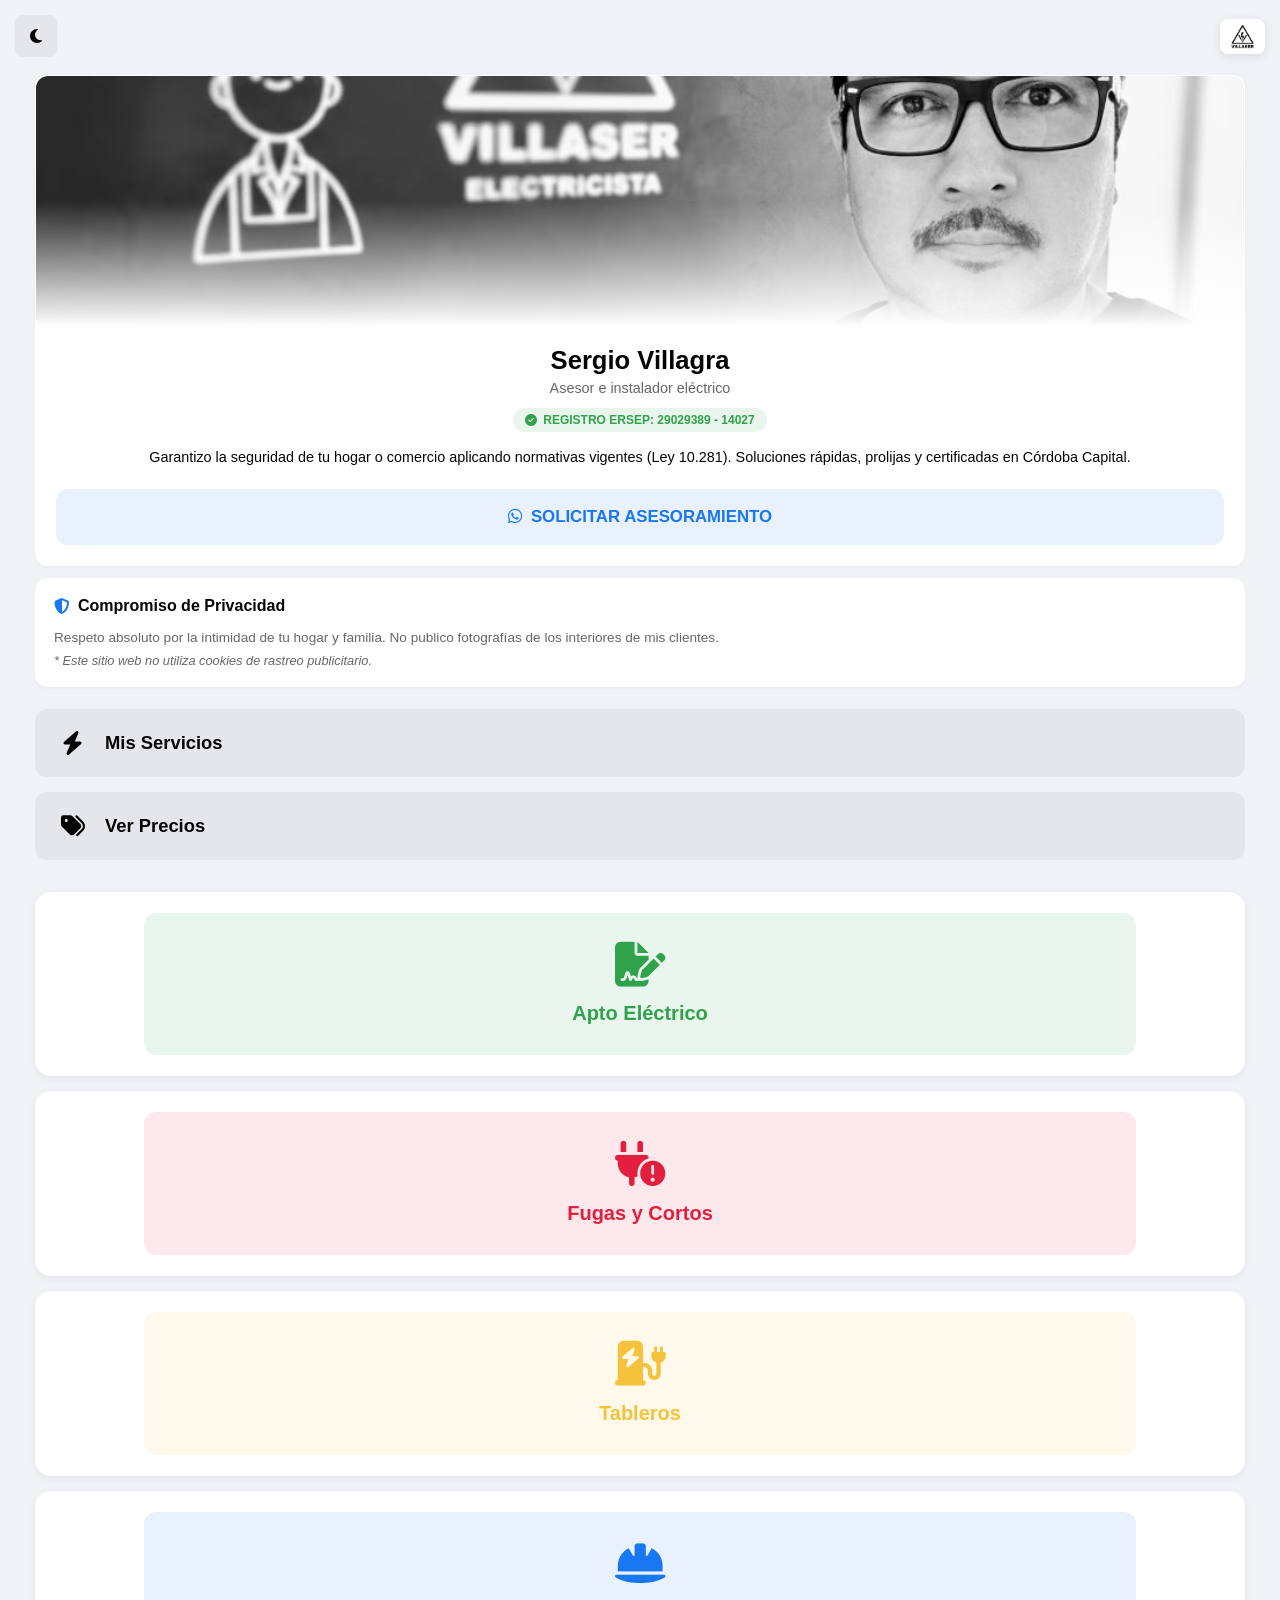
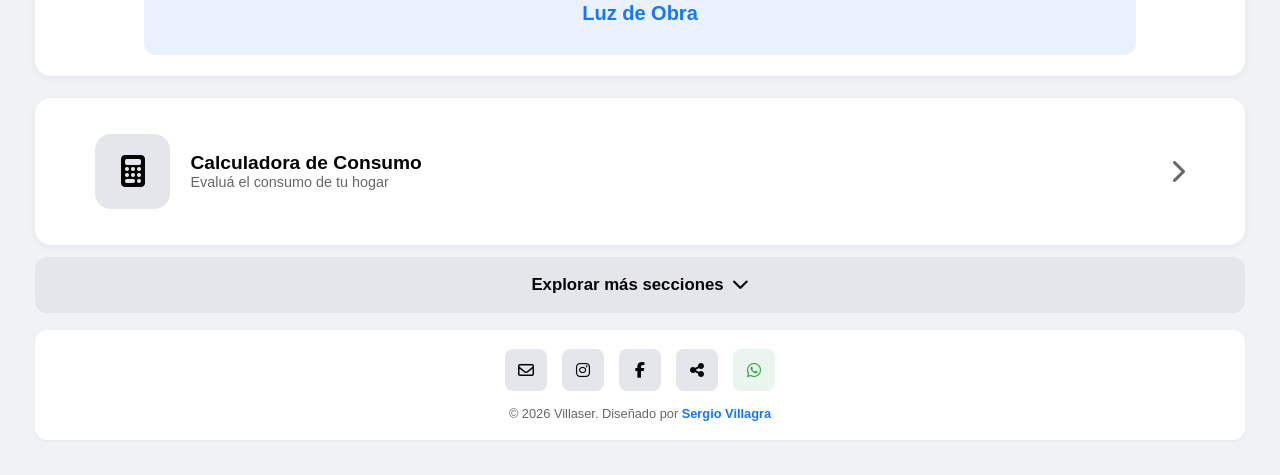
<file: index.html>
<!DOCTYPE html>
<html lang="es" data-theme="dark">
<head>
    <meta charset="UTF-8">
    <meta name="viewport" content="width=device-width, initial-scale=1.0">
    <title>Electricista Habilitado Categoría III en Córdoba Capital | Villaser</title>
    <link rel="canonical" href="https://villaser.com.ar/" />
    
    <!-- CSS GLOBAL CORPORATIVO -->
    <link rel="stylesheet" href="style.css">
    <link rel="stylesheet" href="https://cdnjs.cloudflare.com/ajax/libs/font-awesome/6.5.1/css/all.min.css">
    
    <link rel="icon" type="image/png" href="img/perfil-logo.avif">

    <!-- Metadatos para compartir en Redes Sociales (WhatsApp, Facebook, etc.) -->
    <meta property="og:type" content="website">
    <meta property="og:title" content="Electricista Habilitado Categoría III en Córdoba Capital | Villaser">
    <meta property="og:description" content="Instalaciones eléctricas seguras en Córdoba Capital. Sergio Villagra, electricista habilitado Categoría III (ERSeP). Cotizá tu proyecto hoy.">
    <meta property="og:url" content="https://villaser.com.ar/index.html">
    <meta property="og:locale" content="es_AR">
    
    <!-- Configuración exacta de la imagen -->
    <meta property="og:image" content="https://villaser.com.ar/img/perfil-logo.avif">
    <meta property="og:image:secure_url" content="https://villaser.com.ar/img/perfil-logo.avif">
    <meta property="og:image:type" content="image/png">
    <meta property="og:image:width" content="600">
    <meta property="og:image:height" content="600">
    <meta property="og:image:alt" content="Fotografía en blanco y negro de un electricista con lentes, serio frente a una pared de tiza con iconos de seguridad eléctrica y el texto VILLASER ELECTRICISTA.">

    <!-- Twitter Cards (Refuerzo para WhatsApp y otras plataformas) -->
    <meta name="twitter:card" content="summary_large_image">
    <meta name="twitter:title" content="Electricista Habilitado Categoría III en Córdoba Capital | Villaser">
    <meta name="twitter:description" content="Instalaciones eléctricas seguras en Córdoba Capital. Sergio Villagra, electricista habilitado Categoría III (ERSeP). Cotizá tu proyecto hoy.">
    <meta name="twitter:image" content="https://villaser.com.ar/img/perfil-logo.avif">
  
    <script>
    (function() {
        const temaGuardado = localStorage.getItem('temaVillaser');
        const prefiereClaro = window.matchMedia('(prefers-color-scheme: light)').matches;
        
        if (temaGuardado === 'light' || (!temaGuardado && prefiereClaro)) {
            document.documentElement.setAttribute('data-theme', 'light');
        } else {
            document.documentElement.removeAttribute('data-theme');
        }
    })();
</script>

</head>
    <body>
    <!-- 1. Botón Flotante de Tema y Logo -->
    <div class="corp-top-nav" style="position: absolute; top: 15px; left: 15px; right: 15px; width: auto; z-index: 999;">
        <button onclick="toggleTema()" class="corp-btn-icon" aria-label="Cambiar tema">
            <i class="fa-solid fa-moon" id="icono-tema"></i>
        </button>
        <div style="background: var(--ngc-glass); border-radius: 8px; padding: 5px 10px; display: flex; align-items: center; box-shadow: 0 2px 10px rgba(0,0,0,0.1);">
            <img src="../img/logo.avif" alt="Villaser" style="height: 25px;" class="logo-oscuro">
            <img src="../img/logoclaro.avif" alt="Villaser" style="height: 25px; display: none;" class="logo-claro">
        </div>
    </div>

    <!-- 2. Contenedor Principal -->
    <main class="layout-wrapper" style="padding-top: 60px;">
        <div class="container">
            
            <!-- TARJETA DE PERFIL CON BANNER ANIMADO -->
            <div class="corp-card gpu-accel fade-in-up" style="padding: 0; overflow: hidden; text-align: center;">
                <div class="hero-banner-container">
                    <div class="hero-banner-animado"></div>
                    <div class="hero-overlay"></div>
                </div>
                <div style="padding: 20px;">
                    <h1 class="corp-card-title" style="justify-content: center; font-size: 1.6rem; margin-bottom: 5px;">Sergio Villagra</h1>
                    <h2 style="font-size: 0.9rem; color: var(--ngc-text-faded); margin-bottom: 12px; font-weight: 500;">Asesor e instalador eléctrico</h2>
                    
                    <span class="corp-status-badge" style="margin-bottom: 15px;">
                        <i class="fa-solid fa-check-circle"></i> Registro ERSeP: 29029389 - 14027
                    </span>
                    
                    <p style="font-size: 0.9rem; color: var(--ngc-text-main); margin-bottom: 20px; line-height: 1.5;">
                        Garantizo la seguridad de tu hogar o comercio aplicando normativas vigentes (Ley 10.281). 
                        Soluciones rápidas, prolijas y certificadas en Córdoba Capital.
                    </p>
                    
                    <a href="https://wa.me/543513559347?text=Hola%20Sergio..." target="_blank" class="corp-btn corp-btn-large primary-action">
                        <i class="fab fa-whatsapp"></i> SOLICITAR ASESORAMIENTO
                    </a>
                </div>
            </div>

            <!-- TARJETA DE PRIVACIDAD -->
            <div class="corp-card gpu-accel fade-in-up">
                <h3 class="corp-card-title"><i class="fa-solid fa-shield-halved corp-accent-color"></i> Compromiso de Privacidad</h3>
                <p style="font-size: 0.85rem; color: var(--ngc-text-faded); margin-bottom: 8px;">
                    Respeto absoluto por la intimidad de tu hogar y familia. No publico fotografías de los interiores de mis clientes.
                </p>
                <p style="font-size: 0.8rem; color: var(--ngc-text-faded); margin: 0; font-style: italic;">
                    * Este sitio web no utiliza cookies de rastreo publicitario.
                </p>
            </div>
            
            <!-- BOTONES PRINCIPALES (Apilados 1 columna) -->
            <div class="action-grid-stack">
                <a href="servicios/index.html" class="corp-btn corp-btn-stack fade-in-up"><i class="fa-solid fa-bolt"></i> Mis Servicios</a>
                <a href="buscadorinteligente/index.html" class="corp-btn corp-btn-stack fade-in-up"><i class="fa-solid fa-tags"></i> Ver Precios</a>
            </div>

            <!-- SERVICIOS RÁPIDOS GIGANTES (1 por fila con Safe-Scroll) -->
            <div class="action-grid-stack">
                
                <div class="mega-btn-wrapper fade-in-up">
                    <button onclick="abrirModalServicio('apto')" class="corp-btn corp-btn-mega mega-success">
                        <i class="fa-solid fa-file-signature"></i> <span>Apto Eléctrico</span>
                    </button>
                </div>
                
                <div class="mega-btn-wrapper fade-in-up">
                    <button onclick="abrirModalServicio('fugas')" class="corp-btn corp-btn-mega mega-danger">
                        <i class="fa-solid fa-plug-circle-exclamation"></i> <span>Fugas y Cortos</span>
                    </button>
                </div>
                
                <div class="mega-btn-wrapper fade-in-up">
                    <button onclick="abrirModalServicio('tableros')" class="corp-btn corp-btn-mega mega-warning">
                        <i class="fa-solid fa-charging-station"></i> <span>Tableros</span>
                    </button>
                </div>
                
                <div class="mega-btn-wrapper fade-in-up">
                    <button onclick="abrirModalServicio('obra')" class="corp-btn corp-btn-mega mega-neon">
                        <i class="fa-solid fa-helmet-safety"></i> <span>Luz de Obra</span>
                    </button>
                </div>

            </div>

            <!-- CTA CALCULADORA GIGANTE -->
            <div class="mega-btn-wrapper fade-in-up" style="padding: 15px;">
                <a href="calculadora/index.html" class="mega-card-calc" style="text-decoration: none; display: flex; align-items: center; justify-content: space-between; width: 95%;">
                    <div style="display: flex; align-items: center; gap: 20px;">
                        <div class="corp-btn-icon primary-action icon-calc"><i class="fa-solid fa-calculator"></i></div>
                        <div>
                            <h3 class="corp-card-title" style="margin: 0; font-size: 1.2rem;">Calculadora de Consumo</h3>
                            <p style="font-size: 0.9rem; color: var(--ngc-text-faded); margin: 0;">Evaluá el consumo de tu hogar</p>
                        </div>
                    </div>
                    <i class="fa-solid fa-chevron-right" style="color: var(--ngc-text-faded); font-size: 1.5rem;"></i>
                </a>
            </div>

            <!-- MENÚ DESPLEGABLE -->
            <button id="btn-explorar" class="corp-btn corp-btn-large gpu-accel fade-in-up" style="margin-bottom: 5px;">
                Explorar más secciones <i class="fas fa-chevron-down" id="icono-menu" style="transition: 0.3s;"></i>
            </button>
            
            <div id="menu-botones" class="oculto">
                <div class="action-grid-stack">
                    <a href="tips/index.html" class="corp-btn corp-btn-stack fade-in-up"><i class="fa-solid fa-lightbulb"></i> Tip's</a>
                    <a href="perfil/index.html" class="corp-btn corp-btn-stack fade-in-up"><i class="fa-solid fa-user-tie"></i> Perfil/CV</a>
                    <a href="historia/index.html" class="corp-btn corp-btn-stack fade-in-up"><i class="fa-solid fa-book-open"></i> Historia</a>
                    <a href="webs/index.html" class="corp-btn corp-btn-stack fade-in-up"><i class="fa-solid fa-globe"></i> Web's</a>
                </div>
            </div>

            <!-- FOOTER CORPORATIVO -->
            <div class="corp-card fade-in-up" style="margin-top: auto; margin-bottom: 15px; display: flex; flex-direction: column; align-items: center; gap: 15px;">
                <div style="display: flex; justify-content: center; gap: 15px; width: 100%;">
                    <a href="mailto:contacto@villaser.com.ar" class="corp-btn-icon" aria-label="Enviar correo"><i class="far fa-envelope"></i></a>
                    <a href="https://instagram.com/villaserelectricista" target="_blank" class="corp-btn-icon" aria-label="Instagram"><i class="fab fa-instagram"></i></a>
                    <a href="https://www.facebook.com/profile.php?id=100087189438289" target="_blank" class="corp-btn-icon" aria-label="Facebook"><i class="fab fa-facebook-f"></i></a>
                    <button type="button" onclick="compartirWeb()" class="corp-btn-icon" aria-label="Compartir página"><i class="fa-solid fa-share-nodes"></i></button>
                    <a href="https://wa.me/543513559347?text=Hola,%20necesito%20asesoramiento" target="_blank" class="corp-btn-icon success" aria-label="WhatsApp"><i class="fab fa-whatsapp"></i></a>
                </div>
                <div style="font-size: 0.8rem; color: var(--ngc-text-faded); text-align: center;">
                    &copy; 2026 Villaser. Diseñado por <span style="color: var(--ngc-neon); font-weight: bold;">Sergio Villagra</span>
                </div>
            </div>

        </div>
    </main>

    <!-- MODAL CORPORATIVO (Se mantiene intacto) -->
    <div id="modalServicio" class="modal-overlay oculto">
        <div class="corp-modal-card gpu-accel">
            <i id="modal-icono" class="corp-modal-icon"></i>
            <h3 id="modal-titulo">Título</h3>
            <p id="modal-desc">Descripción</p>
            <div class="corp-modal-actions">
                <a href="#" id="modal-wsp" target="_blank" class="corp-btn corp-btn-large success-btn">
                    <i class="fab fa-whatsapp"></i> Consultar
                </a>
                <button class="corp-btn corp-btn-large" onclick="cerrarModalServicio()">Cerrar</button>
            </div>
        </div>
    </div>

    <script src="script.js" defer></script>
    </body>
    
                      
</html>
</file>
<file: style.css>
/* ============================================================== */
/* ESTILO CORPORATIVO FLAT (Basado en Meta / FB App)              */
/* ============================================================== */

:root {
    /* MODO OSCURO */
    --bg-body: #18191A;
    --ngc-glass: #242526; 
    --ngc-border-glass: 1px solid #3E4042;
    --ngc-btn-bg: #3A3B3C;
    --ngc-btn-hover: #4E4F50;
    --ngc-text: #E4E6EB;
    --ngc-text-main: #E4E6EB;
    --ngc-text-faded: #B0B3B8;
    --ngc-privacy-border: #3E4042;
    --card-shadow: transparent;
    --ngc-bg-input: #3A3B3C;
    
    /* Acentos */
    --ngc-neon: #2374E1; 
    --success-green: #31A24C;
    --ngc-warning: #F5C33B;
    --error-red: #E41E3F;
}

[data-theme="light"] {
    /* MODO CLARO */
    --bg-body: #F0F2F5;
    --ngc-glass: #FFFFFF;
    --ngc-border-glass: 1px solid transparent;
    --ngc-btn-bg: #E4E6EB;
    --ngc-btn-hover: #D8DADF;
    --ngc-text: #050505;
    --ngc-text-main: #050505;
    --ngc-text-faded: #65676B;
    --ngc-privacy-border: #CED0D4;
    --card-shadow: rgba(0, 0, 0, 0.05); 
    --ngc-bg-input: #F0F2F5;
    --ngc-neon: #1877F2; 
}

* { box-sizing: border-box; margin: 0; padding: 0; -webkit-tap-highlight-color: transparent; }

/* body { 
    font-family: -apple-system, BlinkMacSystemFont, 'Segoe UI', Roboto, sans-serif; 
    background-color: var(--bg-body); color: var(--ngc-text); 
    padding: 15px 15px 85px 15px; 
    overflow-x: hidden; transition: 0.2s;
} */

/*.layout-wrapper { display: flex; flex-direction: column; width: 100%; max-width: 500px; margin: 0 auto; gap: 12px; }
.container { width: 100%; display: flex; flex-direction: column; gap: 12px; }
.preview-panel { display: none; }
.oculto { display: none !important; }
.flex-column { display: flex; flex-direction: column; }
.gap-15 { gap: 12px; } */


/* Asegurar que la base ocupe toda la pantalla real */
/* html, body {
    height: 100%;
    margin: 0;
} */

/* El Wrapper debe ser una columna flexible de altura mínima total */
/* .layout-wrapper {
    display: flex;
    flex-direction: column;
    min-height: 100vh; 
} */

/* El Container absorbe el espacio vacío y permite el empuje */
/* .layout-wrapper .container {
    display: flex;
    flex-direction: column;
    flex: 1 0 auto; 
} *

/* ============================================================== */
/* 1. ESTILOS BASE Y ESTRUCTURA GLOBAL                            */
/* ============================================================== */

html, body { 
    height: 100%; 
    margin: 0; 
}

body { 
    font-family: -apple-system, BlinkMacSystemFont, 'Segoe UI', Roboto, sans-serif; 
    background-color: var(--bg-body); 
    color: var(--ngc-text); 
    padding: 15px 15px 85px 15px; 
    overflow-x: hidden; 
    transition: 0.2s; 
}

/* ============================================================== */
/* 2. CONTENEDORES PRINCIPALES (Con Fix de Footer integrado)      */
/* ============================================================== */

.layout-wrapper { 
    display: flex; 
    flex-direction: column; 
    width: 100%; 
    max-width: 500px; 
    margin: 0 auto; 
    min-height: 100vh; /* Asegura que la pantalla ocupe el 100% real */
    gap: 12px; 
}

.layout-wrapper .container { 
    width: 100%; 
    display: flex; 
    flex-direction: column; 
    flex: 1 0 auto; /* Absorbe el espacio vacío y empuja el footer al fondo */
    gap: 12px; 
}

/* ============================================================== */
/* 3. CLASES UTILITARIAS ESENCIALES (Restauradas)                 */
/* ============================================================== */

.preview-panel { display: none; }
.oculto { display: none !important; }
.flex-column { display: flex; flex-direction: column; }
.gap-15 { gap: 12px; }


/* TOP NAV */
.corp-top-nav { display: flex; justify-content: space-between; align-items: center; width: 100%; margin-bottom: 5px; }
.corp-nav-title { font-size: 1.1rem; font-weight: 700; color: var(--ngc-text-main); display: flex; align-items: center; gap: 8px; }
.corp-accent-color { color: var(--ngc-neon); }

/* TARJETAS */
.corp-card { background: var(--ngc-glass); border: var(--ngc-border-glass); border-radius: 12px; padding: 18px; box-shadow: 0 1px 3px var(--card-shadow); }
.corp-card-title { color: var(--ngc-text-main); font-size: 1rem; font-weight: 700; margin: 0 0 15px 0; display:flex; align-items: center; gap:8px; }

label { font-size: 0.8rem; color: var(--ngc-text-faded); font-weight: 600; margin-bottom: 6px; display: block; }
.row-group { margin-bottom: 12px; width: 100%; }
.row-group-stretch { display: flex; gap: 10px; margin-bottom: 12px; align-items: stretch; }
.flex-1 { flex: 1; }

/* INPUTS (Letras más chicas, más aire) */
.corp-input { width: 100%; padding: 14px 12px; background: var(--ngc-bg-input); border: 1px solid var(--ngc-privacy-border); border-radius: 8px; color: var(--ngc-text-main); font-size: 0.85rem; outline: none; font-family: inherit; }
.corp-input:focus { border-color: var(--ngc-neon); }
textarea.corp-input { resize: vertical; }

.native-select { cursor: pointer; appearance: none; background-image: url("data:image/svg+xml;charset=UTF-8,%3Csvg xmlns='http://www.w3.org/2000/svg' viewBox='0 0 24 24' fill='none' stroke='%23B0B3B8' stroke-width='2' stroke-linecap='round' stroke-linejoin='round'%3E%3Cpolyline points='6 9 12 15'%3E%3C/polyline%3E%3C/svg%3E"); background-repeat: no-repeat; background-position: right 12px center; background-size: 14px; }
[data-theme="light"] .native-select { background-image: url("data:image/svg+xml;charset=UTF-8,%3Csvg xmlns='http://www.w3.org/2000/svg' viewBox='0 0 24 24' fill='none' stroke='%2365676B' stroke-width='2' stroke-linecap='round' stroke-linejoin='round'%3E%3Cpolyline points='6 9 12 15'%3E%3C/polyline%3E%3C/svg%3E"); }
.native-select:disabled { opacity: 0.5; }

/* STEPPER */
.corp-stepper { display: flex; background: var(--ngc-bg-input); border: 1px solid var(--ngc-privacy-border); border-radius: 8px; height: 46px; overflow: hidden; }
.btn-step { background: transparent; border: none; color: var(--ngc-text-main); width: 45px; font-size: 1.2rem; cursor: pointer; }
.corp-input-step { border: none !important; text-align: center; background: transparent !important; color: var(--ngc-text-main) !important; padding: 0; width: 100%; font-weight: 600; font-size: 0.9rem; outline: none; }
/* BOTONES */
.corp-btn { display: flex; align-items: center; justify-content: center; gap: 8px; padding: 14px 12px; background: var(--ngc-btn-bg); border: none; border-radius: 8px; color: var(--ngc-text-main); font-size: 0.9rem; font-weight: 600; cursor: pointer; transition: 0.2s; width: 100%; }
.corp-btn:active { transform: scale(0.98); }
.corp-btn.primary-action { background: rgba(35, 116, 225, 0.1); color: var(--ngc-neon); }
.corp-btn.danger-btn { background: rgba(228, 30, 63, 0.1); color: var(--error-red); }
.corp-btn.success-btn { background: rgba(49, 162, 76, 0.1); color: var(--success-green); }

.corp-btn-icon { background: var(--ngc-btn-bg); border: none; color: var(--ngc-text-main); width: 42px; height: 42px; border-radius: 8px; cursor: pointer; display: flex; align-items: center; justify-content: center; font-size: 1rem; }
.corp-btn-icon.success { background: rgba(49, 162, 76, 0.1); boder: none; color: var(--success-green); width: 42px; height: 42px; border-radius: 8px; cursor: pointer; display: flex; align-items: center; justify-content: center; font-size: 1rem; }
.corp-btn-icon.danger { color: var(--error-red); background: rgba(228, 30, 63, 0.1); }
.corp-btn-small { background: var(--ngc-btn-bg); border: none; color: var(--ngc-text-main); padding: 8px 12px; border-radius: 6px; cursor: pointer; font-size: 0.8rem; font-weight: 600; }
.corp-btn-small.danger { background: rgba(228, 30, 63, 0.1); color: var(--error-red); }

.action-grid-main { display: grid; grid-template-columns: 1fr 1fr; gap: 10px; margin-top: 5px; }

/* BADGES (Edición Temporal) */
.badge-edit { font-size: 0.7rem; color: var(--ngc-warning); font-style: italic; margin-top: 4px; display: block; }

/* TABLA CAPTURA */
.capture-zone { background: var(--bg-body); border-radius: 12px; padding: 15px; margin-top: 5px; border: 1px solid var(--ngc-privacy-border); }
.corp-table { width: 100%; border-collapse: collapse; }
.corp-table td { padding: 12px 5px; border-bottom: 1px solid var(--ngc-privacy-border); font-size: 0.9rem; }
.total-display { margin-top: 15px; background: var(--ngc-glass); padding: 12px; border-radius: 8px; text-align: right; font-size: 1.2rem; font-weight: bold; color: var(--ngc-text-main); border: 1px solid var(--ngc-privacy-border); }

/* MODALES CORPORATIVOS ESTANDARIZADOS */
.modal-overlay { position: fixed; top: 0; left: 0; width: 100vw; height: 100vh; background: rgba(0,0,0,0.65); z-index: 10000; display: flex; justify-content: center; align-items: center; padding: 15px; }
.corp-modal-card { background: var(--ngc-glass); border: var(--ngc-border-glass); border-radius: 12px; width: 100%; max-width: 400px; padding: 24px; box-shadow: 0 10px 30px rgba(0,0,0,0.2); }
.corp-modal-card h3 { color: var(--ngc-text-main); margin: 0 0 10px 0; font-size: 1.2rem; text-align: center; display:flex; align-items:center; justify-content:center; gap:8px;}
.corp-modal-card p { color: var(--ngc-text-faded); font-size: 0.9rem; line-height: 1.5; margin-bottom: 20px; text-align: center;}
.corp-modal-icon { font-size: 2.5rem; color: var(--ngc-neon); margin-bottom: 15px; display:block; text-align:center;}
.corp-modal-actions { display: flex; flex-direction: column; gap: 10px; }
.modal-list-container { max-height: 250px; overflow-y: auto; display:flex; flex-direction:column; gap:8px; }
.modal-list-item { background: var(--ngc-bg-input); border: 1px solid var(--ngc-privacy-border); padding: 12px; border-radius: 8px; display: flex; justify-content: space-between; align-items: center; }
.modal-list-item h4 { margin: 0; font-size: 0.95rem; color: var(--ngc-text-main); }
.modal-list-item small { color: var(--ngc-text-faded); font-size: 0.75rem; }

/* TOAST CORPORATIVO */
.toast-corp { position: fixed; top: 20px; right: -300px; background: var(--ngc-glass); border: 1px solid var(--success-green); border-left: 5px solid var(--success-green); border-radius: 8px; padding: 12px 18px; display: flex; align-items: center; gap: 12px; box-shadow: 0 5px 15px rgba(0,0,0,0.2); z-index: 10001; transition: right 0.3s ease; }
.toast-corp.mostrar { right: 20px; }
.toast-icon { color: var(--success-green); font-size: 1.5rem; }
.toast-title { font-weight: bold; color: var(--ngc-text-main); font-size: 0.95rem; margin-bottom: 2px; }
.toast-msg { color: var(--ngc-text-faded); font-size: 0.8rem; }

/* BOTTOM NAV (APP UI) */
.corp-bottom-nav { position: fixed; bottom: 0; left: 0; width: 100%; background: var(--ngc-glass); border-top: 1px solid var(--ngc-privacy-border); height: 70px; display: flex; align-items: center; justify-content: center; z-index: 9999; }
.corp-scroll-container { display: flex; overflow-x: auto; scroll-snap-type: x mandatory; width: 100%; max-width: 500px; gap: 8px; padding: 0 12px; -ms-overflow-style: none; scrollbar-width: none; }
.corp-scroll-container::-webkit-scrollbar { display: none; }
.corp-nav-item { flex: 0 0 auto; scroll-snap-align: center; background: transparent; border: none; color: var(--ngc-text-faded); padding: 8px; cursor: pointer; transition: 0.2s; display: flex; flex-direction: column; align-items: center; justify-content: center; gap: 6px; min-width: 65px; }
.corp-nav-item i { font-size: 1.4rem; }
.corp-nav-item span { font-size: 0.65rem; font-weight: 600; }
.corp-nav-item.active { color: var(--ngc-neon); }

/* VISTA A4 PDF (Se oculta en móvil) */
@media (min-width: 992px) {
    .layout-wrapper { max-width: 1600px; flex-direction: row; align-items: flex-start; gap: 40px; padding: 20px; }
    .container { flex: 0 0 450px; margin: 0; padding: 0; }
    .preview-panel { display: flex; flex: 1; justify-content: center; align-items: flex-start; background: var(--bg-body); border-radius: 12px; padding: 30px; position: sticky; top: 20px; height: calc(100vh - 40px); overflow-y: auto; }
    .preview-panel::-webkit-scrollbar { width: 8px; }
    .preview-panel::-webkit-scrollbar-thumb { background-color: var(--ngc-privacy-border); border-radius: 10px; }
    #plantilla-pdf { display: block !important; transform: scale(0.85); transform-origin: top center; box-shadow: 0 5px 15px rgba(0,0,0,0.2); margin-bottom: -10%; }
}
#plantilla-pdf { display: none; }
.pdf-container { background: #ffffff; color: #000000; width: 210mm; min-height: 295mm; padding: 10mm 12mm; box-sizing: border-box; font-family: 'Segoe UI', Arial, sans-serif; font-size: 12px; }
.pdf-header { display: flex; justify-content: space-between; align-items: flex-start; margin-bottom: 30px; border-bottom: 2px solid #0088aa; padding-bottom: 15px; }
.pdf-info-box { width: 60%; }
.pdf-row { display: grid; grid-template-columns: 120px 1fr; margin-bottom: 5px; font-size: 13px; }
.pdf-row b { color: #555; }
.pdf-logo-box { width: 35%; text-align: right; }
.pdf-table { width: 100%; border-collapse: collapse; margin-bottom: 20px; }
.pdf-table th { background-color: #f0f0f0; color: #333; font-weight: bold; text-transform: uppercase; padding: 10px; text-align: left; border-bottom: 2px solid #ccc; font-size: 11px; }
.pdf-table td { padding: 10px; border-bottom: 1px solid #eee; vertical-align: top; font-size: 10.5px; }
.pdf-body-lower { display: flex; justify-content: space-between; align-items: flex-start; margin-top: 20px; }
.pdf-notas-box { width: 55%; border: 1px solid #ddd; padding: 10px; border-radius: 4px; }
.pdf-totales-box { width: 40%; background: #f9f9f9; padding: 15px; border-radius: 4px; border: 1px solid #ddd; }
.pdf-total-row { display: flex; justify-content: space-between; margin-bottom: 8px; font-size: 14px; }
.final-total { margin-top: 10px; padding-top: 10px; border-top: 2px solid #333; font-size: 18px; color: #0088aa; }
.pdf-footer { margin-top: 40px; display: flex; justify-content: space-between; align-items: flex-end; border-top: 1px solid #ddd; padding-top: 15px; }

/* ============================================================== */
/* AJUSTES FINALES: MODAL Y DESPLEGABLES                          */
/* ============================================================== */

/* Refinamiento del Select Desplegable */
select.corp-input option {
    background: var(--bg-body);
    color: var(--ngc-text-main);
    font-size: 0.9rem;
}

/* Modal de Edición: Input adaptado */
#modalEdicionInput {
    background: var(--bg-body) !important;
    border: 2px solid var(--ngc-privacy-border) !important;
    color: var(--ngc-text-main) !important;
    font-weight: 500;
}
#modalEdicionInput:focus {
    border-color: var(--ngc-neon) !important;
    box-shadow: 0 0 0 3px rgba(35, 116, 225, 0.2);
}

/* Grid del Footer (Guardar/Abrir Nube) */
.action-grid-footer {
    display: grid; 
    grid-template-columns: 1fr 1fr; 
    gap: 10px;
}

/* ============================================================== */
/* ESTILOS DE COMPONENTES INTERNOS                                */
/* ============================================================== */

/* Altura mínima segura para notas largas */
textarea#obsManual {
    min-height: 90px !important;
}

/* Estilizar las opciones de Select en PC (Windows/Mac) */
/* Nota: iOS/Android sobrescriben esto con su UI nativa táctil */
select.corp-input option {
    background-color: var(--ngc-glass);
    color: var(--ngc-text-main);
    font-size: 0.95rem;
    padding: 10px;
               }

/* ============================================================== */
/* ESTILOS PARA ACORDEONES NATIVOS (<details>)                    */
/* ============================================================== */

details summary {
    cursor: pointer;
    list-style: none;
    outline: none;
    user-select: none;
}
/* Oculta la flecha nativa de los navegadores basados en webkit */
details summary::-webkit-details-marker {
    display: none;
}
/* Animación del icono indicador */
details[open] summary .acc-icon-indicator {
    transform: rotate(180deg);
}
.acc-icon-indicator {
    transition: transform 0.3s ease;
    color: var(--ngc-text-faded);
}

/* ============================================================== */
/* ESTILOS PARA EL VISOR DE PDF NATIVO                            */
/* ============================================================== */

.viewer-container {
    position: relative;
    width: 100%;
    height: 60vh;
    min-height: 400px;
    border-radius: 8px;
    overflow: hidden;
    border: 1px solid var(--ngc-privacy-border);
    background: var(--ngc-bg-input);
    margin-top: 15px;
}
.viewer-container iframe {
    width: 100%;
    height: 100%;
    border: none;
}
.loader-overlay {
    position: absolute;
    top: 0; left: 0; width: 100%; height: 100%;
    display: flex; flex-direction: column; justify-content: center; align-items: center;
    background: var(--ngc-bg-input);
    color: var(--ngc-neon);
    z-index: 1;
}

/* ============================================================== */
/* TOGGLE SWITCHES PARA FILTROS (MÓDULO COSTOS)                   */
/* ============================================================== */
.fuentes-list-container {
    display: flex;
    flex-direction: column;
    background: var(--ngc-bg-input);
    border: 1px solid var(--ngc-privacy-border);
    border-radius: 8px;
    padding: 5px 12px;
}
.fuente-row {
    display: flex;
    justify-content: space-between;
    align-items: center;
    padding: 10px 0;
    border-bottom: 1px solid var(--ngc-privacy-border);
}
.fuente-row:last-child {
    border-bottom: none;
}
.fuente-label {
    font-size: 0.85rem;
    color: var(--ngc-text-main);
    font-weight: 500;
}

/* Interruptor (Toggle) */
.corp-toggle {
    position: relative;
    display: inline-block;
    width: 44px;
    height: 24px;
    margin: 0;
}
.corp-toggle input {
    opacity: 0;
    width: 0;
    height: 0;
}
.corp-toggle-slider {
    position: absolute;
    cursor: pointer;
    top: 0; left: 0; right: 0; bottom: 0;
    background-color: var(--ngc-privacy-border);
    transition: 0.3s;
    border-radius: 24px;
}
.corp-toggle-slider:before {
    position: absolute;
    content: "";
    height: 18px;
    width: 18px;
    left: 3px;
    bottom: 3px;
    background-color: var(--ngc-text-main);
    transition: 0.3s;
    border-radius: 50%;
}
.corp-toggle input:checked + .corp-toggle-slider {
    background-color: var(--ngc-neon);
}
.corp-toggle input:checked + .corp-toggle-slider:before {
    transform: translateX(20px);
    background-color: #ffffff;
                 }

/* ============================================================== */
/* AGREGADOS PARA LA LANDING PAGE PÚBLICA (PERFIL)                */
/* ============================================================== */

/* Foto de Perfil Circular */
.hero-photo {
    width: 120px;
    height: 120px;
    border-radius: 50%;
    object-fit: cover;
    border: 3px solid var(--ngc-neon);
    padding: 3px;
    margin-bottom: 15px;
    background: var(--bg-body);
}

/* Etiqueta de Estado (Registro ERSeP) */
.corp-status-badge {
    display: inline-flex;
    align-items: center;
    gap: 6px;
    background: rgba(49, 162, 76, 0.1); /* Fondo verde translúcido */
    color: var(--success-green);
    font-size: 0.75rem;
    font-weight: 700;
    padding: 5px 12px;
    border-radius: 20px;
    text-transform: uppercase;
}

/* Logos en Modo Claro/Oscuro del Navbar */
[data-theme="light"] .logo-oscuro { display: none; }
[data-theme="light"] .logo-claro { display: block !important; }

/* ============================================================== */
/* NUEVAS ANIMACIONES: HERO BANNER Y FADE-IN SCROLL               */
/* ============================================================== */

.fade-in-up.visible {
    opacity: 1;
    transform: translateY(0); /* Sube a su posición original */
}

/* ============================================================== */
/* NUEVO CÓDIGO: BOTONES GRANDES Y GRILLAS ESPACIADAS             */
/* ============================================================== */

/* Botones estándar más grandes (Mis Servicios, Ver Precios, etc) */
.corp-btn-large {
    padding: 18px 15px;
    font-size: 1.05rem;
    border-radius: 12px;
}

/* Botones extra grandes para la grilla 2x2 (Apto eléctrico, etc) */
.corp-btn-xl {
    display: flex;
    flex-direction: column;
    justify-content: center;
    align-items: center;
    gap: 8px;
    padding: 24px 10px;
    border-radius: 12px;
    height: auto;
}

.corp-btn-xl i {
    font-size: 1.8rem; /* Iconos mucho más notorios */
    margin-bottom: 4px;
}

.corp-btn-xl span {
    font-size: 0.85rem;
    font-weight: 600;
}

/* Ajuste de espacio de las grillas para acomodar botones grandes */
.action-grid-main {
    display: grid; 
    grid-template-columns: 1fr 1fr; 
    gap: 15px; /* Aumentado de 10px a 15px */
    margin-top: 10px;
    margin-bottom: 10px;
}

/* ============================================================== */
/* NUEVAS ANIMACIONES: HERO BANNER Y FADE-IN SCROLL               */
/* ============================================================== */

/* Animación del cuadro de perfil */
.hero-banner-container {
    width: 100%;
    height: 250px; 
    position: relative;
    overflow: hidden; 
    border-radius: 12px 12px 0 0; 
    background: var(--ngc-bg-input); 
}

.hero-banner-animado {
    width: 120%; 
    height: 100%;
    background-image: url('../img/perfil.avif'); 
    background-size: cover;
    background-position: center;
    background-repeat: no-repeat;
    animation: panMove 12s infinite alternate ease-in-out;
}

.hero-overlay {
    position: absolute;
    bottom: 0; left: 0; width: 100%; height: 50%;
    background: linear-gradient(to bottom, transparent 0%, var(--ngc-glass) 100%);
    pointer-events: none;
}

@keyframes panMove {
    0% { transform: translateX(0) scale(1); }
    100% { transform: translateX(-10%) scale(1.05); }
}

/* Animación individual para botones y tarjetas al hacer scroll */
.fade-in-up {
    opacity: 0;
    transform: translateY(30px);
    transition: opacity 0.7s cubic-bezier(0.25, 0.8, 0.25, 1), transform 0.7s cubic-bezier(0.25, 0.8, 0.25, 1);
}

.fade-in-up.visible {
    opacity: 1;
    transform: translateY(0);
}

/* ============================================================== */
/* NUEVO CÓDIGO: BOTONES GIGANTES Y SCROLL SEGURO (SAFE SCROLL)   */
/* ============================================================== */

/* 1. Contenedor principal que apila todo en una columna */
.action-grid-stack {
    display: flex;
    flex-direction: column;
    gap: 15px;
    margin-top: 10px;
    margin-bottom: 10px;
}

/* 2. ENVOLTORIO SAFE-SCROLL: Visualmente ocupa toda la pantalla, pero deja bordes inactivos */
.mega-btn-wrapper {
    background: var(--ngc-glass);
    border: var(--ngc-border-glass);
    border-radius: 16px;
    padding: 20px; /* IMPORTANTE: Área muerta para tocar y hacer scroll de forma segura */
    display: flex;
    justify-content: center;
    align-items: center;
    box-shadow: 0 2px 8px var(--card-shadow);
}

/* 3. BOTÓN REAL: Clickeable solo en el centro (85% del ancho de la pantalla) */
.corp-btn-mega {
    width: 85%; /* Deja los bordes laterales vacíos para que no se accione al scrollear */
    padding: 30px 15px; /* Altura enorme */
    font-size: 1.25rem;
    flex-direction: column;
    gap: 15px;
    border-radius: 12px;
}
.corp-btn-mega i {
    font-size: 2.8rem; /* Iconos masivos */
}

/* Variantes de colores para los mega botones */
.mega-success { background: rgba(49, 162, 76, 0.1); color: var(--success-green); }
.mega-danger { background: rgba(228, 30, 63, 0.1); color: var(--error-red); }
.mega-warning { background: rgba(245, 195, 59, 0.1); color: var(--ngc-warning); }
.mega-neon { background: rgba(35, 116, 225, 0.1); color: var(--ngc-neon); }

/* 4. ESTILO GIGANTE PARA CALCULADORA */
.mega-card-calc {
    padding: 20px 15px;
    border-radius: 16px;
}
.mega-card-calc .icon-calc {
    width: 75px !important;
    height: 75px !important;
    font-size: 2rem !important;
    border-radius: 16px !important;
}

/* 5. BOTONES DE MENÚ APILADOS (Mis Servicios, Tips, etc.) */
.corp-btn-stack {
    padding: 22px 20px;
    font-size: 1.15rem;
    border-radius: 12px;
    justify-content: flex-start; /* Alineados a la izquierda */
    gap: 15px;
}
.corp-btn-stack i {
    font-size: 1.5rem;
    width: 35px;
    text-align: center;
}

/* Eliminar subrayado automático de los enlaces con diseño de botón */
a.corp-btn, a.corp-btn-stack, a.mega-card-calc {
    text-decoration: none !important;
}

/* ============================================================== */
/* CSS EXTRA PARA EL BUSCADOR INTELIGENTE                         */
/* ============================================================== */

/* Dropdown del autocompletar */
.suggestions-dropdown {
    position: absolute; 
    top: 52px; 
    left: 0; 
    width: 100%; 
    background: var(--ngc-glass); 
    border: 1px solid var(--ngc-privacy-border); 
    border-radius: 8px; 
    z-index: 1000; 
    list-style: none; 
    padding: 0; 
    margin: 0; 
    max-height: 220px; 
    overflow-y: auto; 
    box-shadow: 0 4px 15px rgba(0,0,0,0.2);
}

.suggestions-dropdown li {
    padding: 12px 15px; 
    border-bottom: 1px solid var(--ngc-privacy-border); 
    color: var(--ngc-text-main); 
    font-size: 0.9rem;
    cursor: pointer; 
    transition: background 0.2s;
}

.suggestions-dropdown li:last-child {
    border-bottom: none;
}

.suggestions-dropdown li:hover, .suggestions-dropdown li:active {
    background: var(--ngc-btn-bg); 
}

/* ============================================================== */
/* CSS EXTRA PARA LA CALCULADORA                                  */
/* ============================================================== */

/* 1. Estilo para los Sliders (Range Inputs) */
.corp-range {
    -webkit-appearance: none;
    width: 100%;
    height: 8px;
    background: var(--ngc-privacy-border);
    border-radius: 5px;
    outline: none;
    margin-top: 10px;
}
.corp-range::-webkit-slider-thumb {
    -webkit-appearance: none;
    appearance: none;
    width: 22px;
    height: 22px;
    border-radius: 50%;
    background: var(--ngc-neon);
    cursor: pointer;
    box-shadow: 0 0 5px rgba(0,0,0,0.3);
}

/* 2. Estilo para los Toggles de Tarifa (Con/Sin SEF) */
.tarifa-radio-wrapper input[type="radio"]:checked + .tarifa-btn-content {
    color: var(--ngc-neon);
    background: rgba(35, 116, 225, 0.1);
    border-color: var(--ngc-neon);
}
.tarifa-btn-content {
    display: block;
    padding: 12px;
    text-align: center;
    border-radius: 8px;
    border: 1px solid var(--ngc-privacy-border);
    background: var(--ngc-bg-input);
    color: var(--ngc-text-faded);
    transition: all 0.2s ease;
    font-size: 0.9rem;
    font-weight: 600;
}

/* 3. Estilo para los Acordeones Nativos (<details>) */
.corp-details {
    background: var(--ngc-bg-input);
    border: 1px solid var(--ngc-privacy-border);
    border-radius: 8px;
    margin-bottom: 10px;
    overflow: hidden;
}
.corp-details-summary {
    padding: 15px;
    font-weight: 600;
    color: var(--ngc-text-main);
    display: flex;
    justify-content: space-between;
    align-items: center;
    background: var(--ngc-glass);
}

/* ============================================================== */
/* FIX: FOOTER AL FONDO Y ELIMINACIÓN DE SUBRAYADOS               */
/* ============================================================== */

/* 1. Forzar que el contenedor principal ocupe toda la pantalla y empuje elementos */
.layout-wrapper {
    display: flex;
    min-height: 100vh;
    flex-direction: column;
}

.layout-wrapper .container {
    display: flex;
    flex-direction: column;
    flex-grow: 1; 
    height: 100%; /* Ayuda a que Safari y móviles calculen bien el fondo */
}

/* 2. Subrayado rebelde: Se elimina en todos sus estados y elementos internos */
a.corp-btn-icon, 
a.corp-btn-icon:hover, 
a.corp-btn-icon:visited,
a.corp-btn-icon:active,
a.corp-btn-icon:focus {
    text-decoration: none !important;
    border-bottom: none !important;
    box-shadow: none !important;
}

a.corp-btn-icon i {
    text-decoration: none !important;
}

/* ============================================================== */
/* ANIMACIÓN FADE-IN-UP AUTOMÁTICA PARA MODALES                   */
/* ============================================================== */

@keyframes modalFadeInUp {
    0% {
        opacity: 0;
        transform: translateY(30px);
    }
    100% {
        opacity: 1;
        transform: translateY(0);
    }
}

/* Se aplica la animación a la clase base de las tarjetas flotantes */
.corp-modal-card {
    animation: modalFadeInUp 0.5s cubic-bezier(0.25, 0.8, 0.25, 1) forwards;
}

/* ============================================================== */
/* ANIMACIÓN MENÚ LATERAL (CORREDIZA DERECHA A IZQUIERDA)         */
/* ============================================================== */

#app-menu-overlay {
    position: fixed;
    inset: 0;
    background: rgba(10, 10, 10, 0.85);
    backdrop-filter: blur(15px);
    -webkit-backdrop-filter: blur(15px);
    z-index: 1000;
    display: flex;
    flex-direction: column;
    padding: 20px;
    
    /* Estado inicial: oculto a la derecha de la pantalla */
    transform: translateX(100%); 
    visibility: hidden; /* Evita que bloquee clics cuando está cerrado */
    
    /* Curva de aceleración fluida estilo Apple */
    transition: transform 0.4s cubic-bezier(0.25, 0.8, 0.25, 1), visibility 0.4s;
}

#app-menu-overlay.menu-abierto {
    /* Estado final: visible y encajado en la pantalla */
    transform: translateX(0);
    visibility: visible;
}

/* ============================================================== */
/* FONDOS ESPECÍFICOS PARA LA TARJETA DE CONTACTO                 */
/* ============================================================== */
body.bg-tarjeta {
    background-image: url('../img/fondotarjeta.avif');
    background-size: cover;
    background-position: center;
    background-attachment: fixed;
    background-repeat: no-repeat;
    background-color: var(--bg-body); /* Color de respaldo seguro */
}

[data-theme="light"] body.bg-tarjeta {
    background-image: url('../img/fondotarjetaclaro.avif');
}
</file>
